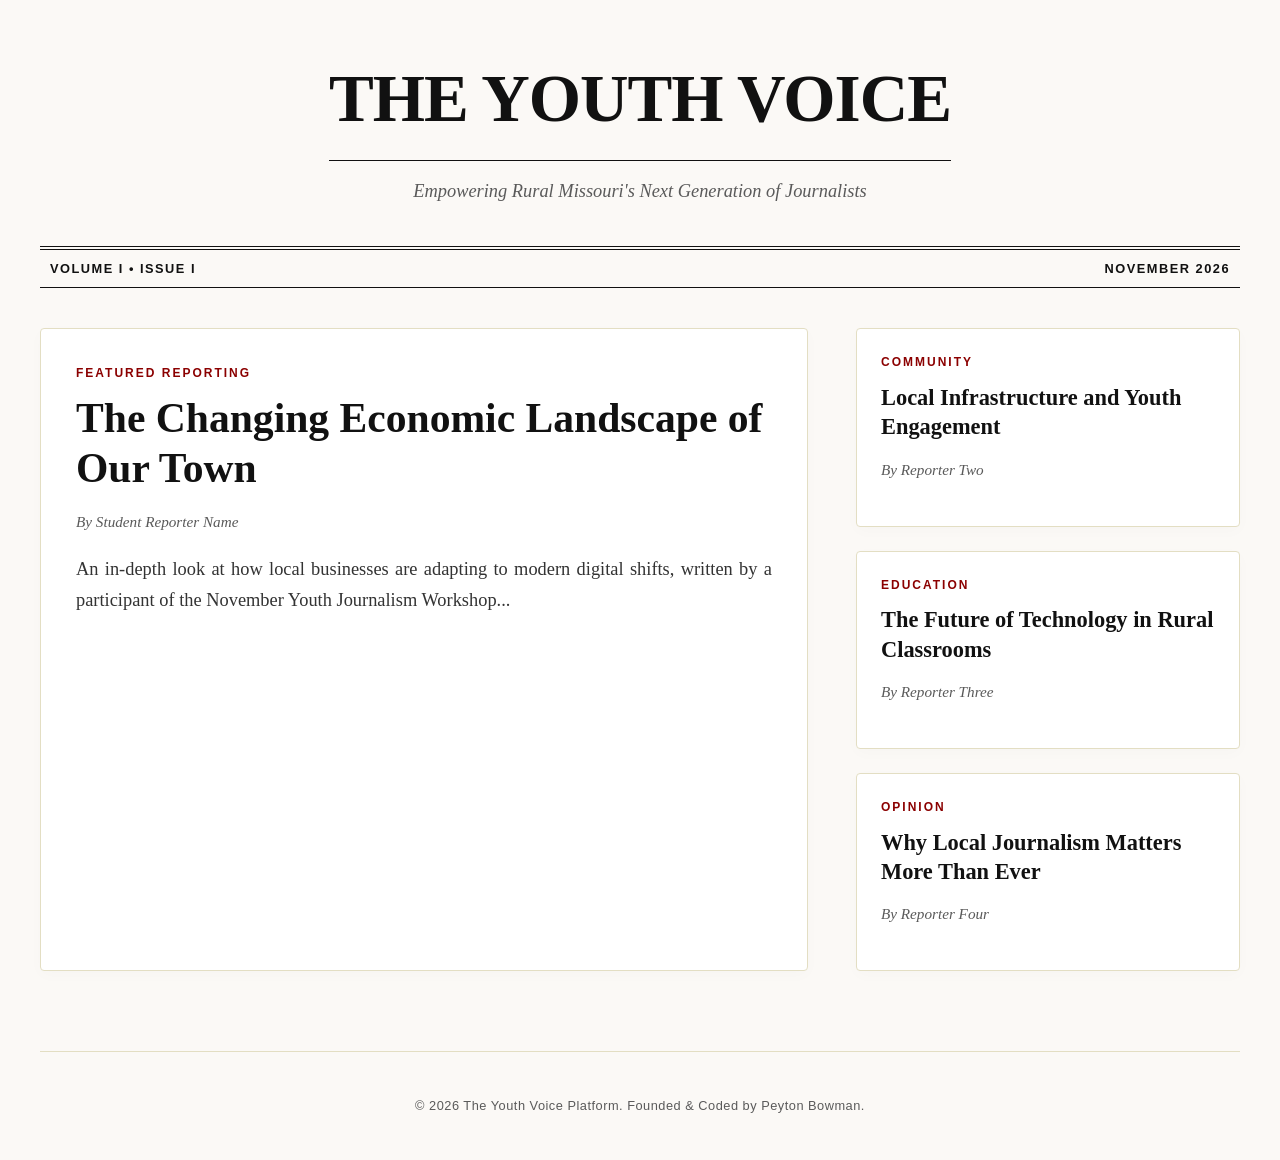
<file: Index.html>
<!DOCTYPE html>
<html lang="en">
<head>
    <meta charset="UTF-8">
    <meta name="viewport" content="width=device-width, initial-scale=1.0">
    <title>The Youth Voice | Journalism Workshop</title>
    <link rel="stylesheet" href="style.css">
</head>
<body>

    <!-- Newspaper Header -->
    <header class="newspaper-header">
        <div class="logo-box">
            <h1>THE YOUTH VOICE</h1>
            <p class="subtitle">Empowering Rural Missouri's Next Generation of Journalists</p>
        </div>
        <div class="meta-bar">
            <span>Volume I • Issue I</span>
            <span class="date">November 2026</span>
        </div>
    </header>

    <!-- Main Content Layout -->
    <main class="main-container">
        
        <!-- Featured Article (Big Story) -->
        <section class="featured-story">
            <div class="category">Featured Reporting</div>
            <h2><a href="articles/article-1.html">The Changing Economic Landscape of Our Town</a></h2>
            <p class="author">By Student Reporter Name</p>
            <p class="preview-text">An in-depth look at how local businesses are adapting to modern digital shifts, written by a participant of the November Youth Journalism Workshop...</p>
        </section>

        <!-- Article Grid (Other Student Stories) -->
        <section class="article-grid">
            
            <div class="grid-card">
                <span class="category">Community</span>
                <h3><a href="#">Local Infrastructure and Youth Engagement</a></h3>
                <p class="author">By Reporter Two</p>
            </div>

            <div class="grid-card">
                <span class="category">Education</span>
                <h3><a href="#">The Future of Technology in Rural Classrooms</a></h3>
                <p class="author">By Reporter Three</p>
            </div>

            <div class="grid-card">
                <span class="category">Opinion</span>
                <h3><a href="#">Why Local Journalism Matters More Than Ever</a></h3>
                <p class="author">By Reporter Four</p>
            </div>

        </section>
    </main>

    <footer>
        <p>© 2026 The Youth Voice Platform. Founded & Coded by Peyton Bowman.</p>
    </footer>

</body>
</html>
</file>
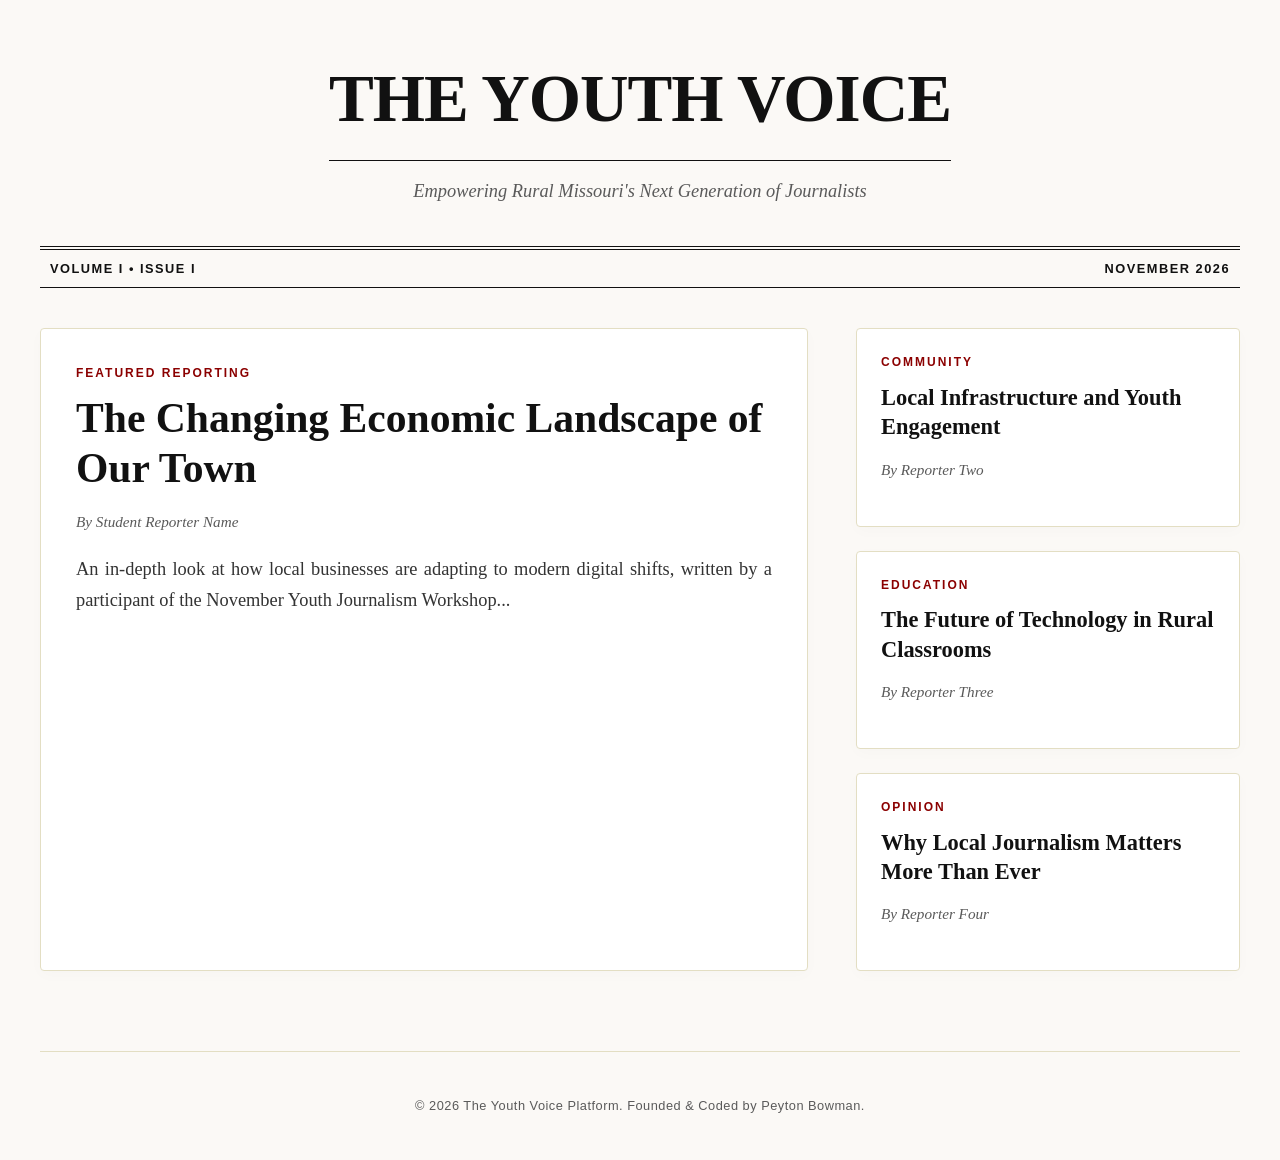
<file: index.html>
<!DOCTYPE html>
<html lang="en">
<head>
    <meta charset="UTF-8">
    <meta name="viewport" content="width=device-width, initial-scale=1.0">
    <title>The Youth Voice | Journalism Workshop</title>
    <link rel="stylesheet" href="style.css">
</head>
<body>

    <!-- Newspaper Header -->
    <header class="newspaper-header">
        <div class="logo-box">
            <h1>THE YOUTH VOICE</h1>
            <p class="subtitle">Empowering Rural Missouri's Next Generation of Journalists</p>
        </div>
        <div class="meta-bar">
            <span>Volume I • Issue I</span>
            <span class="date">November 2026</span>
        </div>
    </header>

    <!-- Main Content Layout -->
    <main class="main-container">
        
        <!-- Featured Article (Big Story) -->
        <section class="featured-story">
            <div class="category">Featured Reporting</div>
            <h2><a href="articles/article-1.html">The Changing Economic Landscape of Our Town</a></h2>
            <p class="author">By Student Reporter Name</p>
            <p class="preview-text">An in-depth look at how local businesses are adapting to modern digital shifts, written by a participant of the November Youth Journalism Workshop...</p>
        </section>

        <!-- Article Grid (Other Student Stories) -->
        <section class="article-grid">
            
            <div class="grid-card">
                <span class="category">Community</span>
                <h3><a href="#">Local Infrastructure and Youth Engagement</a></h3>
                <p class="author">By Reporter Two</p>
            </div>

            <div class="grid-card">
                <span class="category">Education</span>
                <h3><a href="#">The Future of Technology in Rural Classrooms</a></h3>
                <p class="author">By Reporter Three</p>
            </div>

            <div class="grid-card">
                <span class="category">Opinion</span>
                <h3><a href="youth-activism.html">Why Local Journalism Matters More Than Ever</a></h3>
                <p class="author">By Reporter Four</p>
            </div>

        </section>
    </main>

    <footer>
        <p>© 2026 The Youth Voice Platform. Founded & Coded by Peyton Bowman.</p>
    </footer>

</body>
</html>
</file>
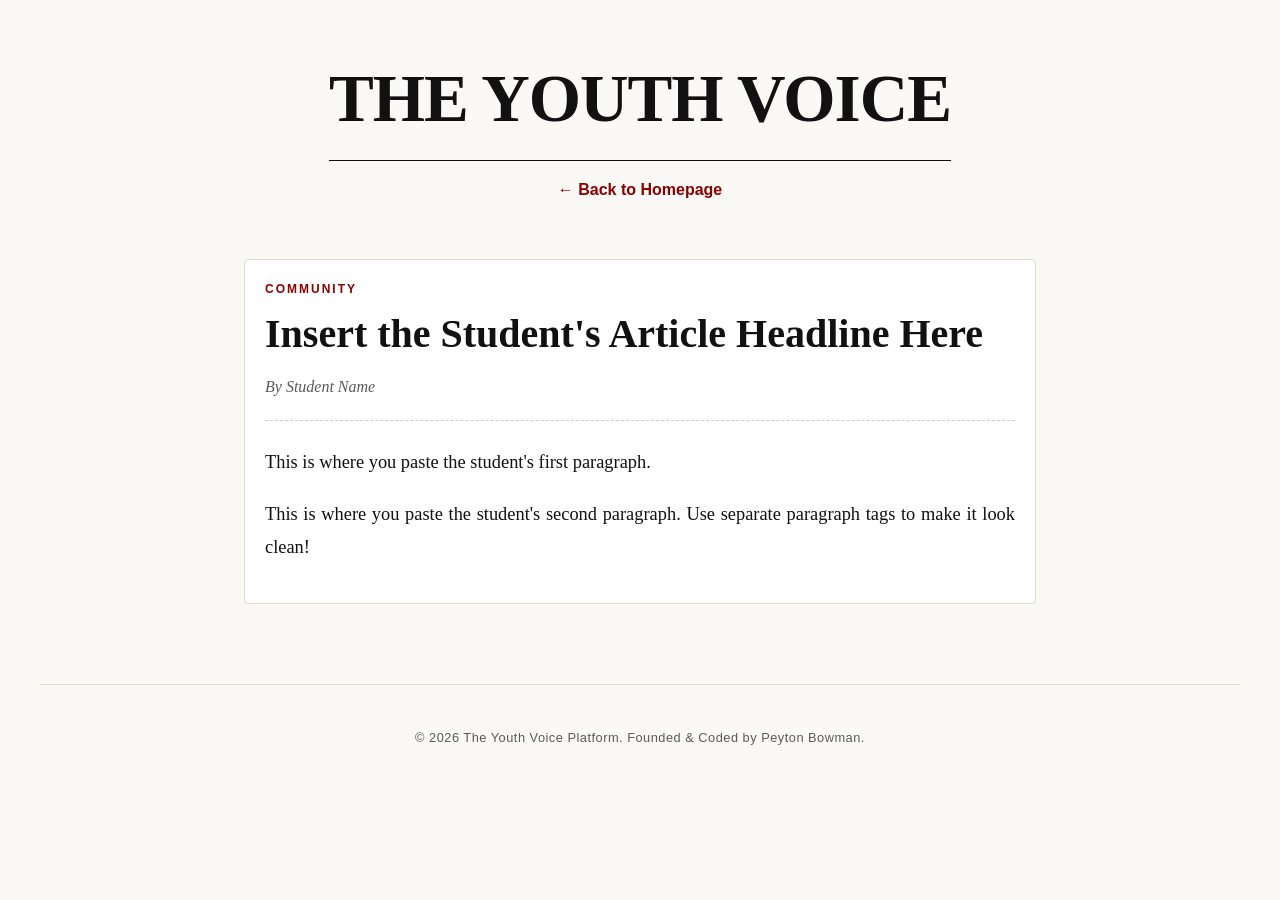
<file: youth-activism.html>
<!DOCTYPE html>
<html lang="en">
<head>
    <meta charset="UTF-8">
    <meta name="viewport" content="width=device-width, initial-scale=1.0">
    <title>Student Article | The Youth Voice</title>
    <!-- This links back to your beautiful design styles -->
    <link rel="stylesheet" href="style.css"> 
</head>
<body>
    <header class="newspaper-header" style="margin-bottom: 20px;">
        <div class="logo-box">
            <h1>THE YOUTH VOICE</h1>
            <p><a href="index.html" style="color: #8b0000; text-decoration: none; font-weight: bold; font-family: Arial;">← Back to Homepage</a></p>
        </div>
    </header>

    <!-- The Article Layout Box -->
    <main style="max-width: 750px; margin: 0 auto; padding: 20px; background: #ffffff; border: 1px solid #e3dec3; border-radius: 4px;">
        <span class="category" style="font-family: Arial; text-transform: uppercase; font-size: 0.75rem; font-weight: bold; color: #8b0000; letter-spacing: 2px;">COMMUNITY</span>
        <h1 style="font-size: 2.5rem; line-height: 1.2; margin: 10px 0 15px 0;">Insert the Student's Article Headline Here</h1>
        <p style="font-style: italic; color: #5a5a5a; margin-bottom: 20px;">By Student Name</p>
        <hr style="border: 0; border-top: 1px dashed #ccc; margin-bottom: 25px;">
        
        <article style="font-size: 1.15rem; line-height: 1.8; text-align: justify;">
            <p>This is where you paste the student's first paragraph.</p>
            <p>This is where you paste the student's second paragraph. Use separate paragraph tags to make it look clean!</p>
        </article>
    </main>

    <footer>
        <p>© 2026 The Youth Voice Platform. Founded & Coded by Peyton Bowman.</p>
    </footer>
</body>
</html>
</file>
<file: style.css>
/* Premium Academic Newspaper Stylesheet */
:root {
    --primary-color: #111111;
    --accent-crimson: #8b0000;
    --bg-cream: #fbf9f6;
    --card-bg: #ffffff;
    --text-muted: #5a5a5a;
    --border-light: #e3dec3;
}

body {
    font-family: 'Georgia', 'Times New Roman', serif;
    background-color: var(--bg-cream);
    color: var(--primary-color);
    margin: 0;
    padding: 24px;
    line-height: 1.65;
    -webkit-font-smoothing: antialiased;
}

/* Header & Masthead */
.newspaper-header {
    max-width: 1200px;
    margin: 0 auto 40px auto;
    text-align: center;
}

.logo-box {
    padding: 20px 0;
}

.logo-box h1 {
    font-size: 4.2rem;
    font-weight: 900;
    margin: 0;
    letter-spacing: -1px;
    font-family: 'Times New Roman', Times, serif;
    text-transform: uppercase;
    border-bottom: 1px solid var(--primary-color);
    display: inline-block;
    padding-bottom: 5px;
}

.subtitle {
    font-style: italic;
    font-size: 1.15rem;
    margin: 15px 0 0 0;
    color: var(--text-muted);
}

.meta-bar {
    display: flex;
    justify-content: space-between;
    font-family: 'Helvetica Neue', Arial, sans-serif;
    font-size: 0.8rem;
    text-transform: uppercase;
    letter-spacing: 1.5px;
    font-weight: 600;
    border-top: 4px double var(--primary-color);
    border-bottom: 1px solid var(--primary-color);
    padding: 8px 10px;
    margin-top: 20px;
}

/* Layout Container */
.main-container {
    max-width: 1200px;
    margin: 0 auto;
    display: grid;
    grid-template-columns: 2fr 1fr;
    gap: 48px;
}

/* Featured Story Area */
.featured-story {
    background: var(--card-bg);
    padding: 35px;
    border: 1px solid var(--border-light);
    border-radius: 4px;
    box-shadow: 0 4px 15px rgba(0,0,0,0.02);
    transition: transform 0.2s ease;
}

.featured-story:hover {
    transform: translateY(-2px);
}

.category {
    font-family: 'Helvetica Neue', Arial, sans-serif;
    text-transform: uppercase;
    font-size: 0.75rem;
    font-weight: 700;
    color: var(--accent-crimson);
    letter-spacing: 2px;
    margin-bottom: 10px;
    display: block;
}

.featured-story h2 {
    font-size: 2.6rem;
    line-height: 1.2;
    margin: 10px 0 15px 0;
    font-weight: 800;
}

.featured-story h2 a {
    color: var(--primary-color);
    text-decoration: none;
    background-image: linear-gradient(rgba(139,0,0,0.6), rgba(139,0,0,0.6));
    background-position: 0% 100%;
    background-repeat: no-repeat;
    background-size: 0% 2px;
    transition: background-size 0.3s ease;
}

.featured-story h2 a:hover {
    background-size: 100% 2px;
}

.author {
    font-style: italic;
    color: var(--text-muted);
    font-size: 0.95rem;
    margin-bottom: 20px;
}

.preview-text {
    font-size: 1.15rem;
    color: #333;
    text-align: justify;
}

/* Secondary Article Sidebar Grid */
.article-grid {
    display: flex;
    flex-direction: column;
    gap: 24px;
}

.grid-card {
    background: var(--card-bg);
    padding: 24px;
    border: 1px solid var(--border-light);
    border-radius: 4px;
    box-shadow: 0 4px 15px rgba(0,0,0,0.02);
    transition: all 0.2s ease;
}

.grid-card:hover {
    transform: translateY(-2px);
    border-color: var(--accent-crimson);
}

.grid-card h3 {
    font-size: 1.4rem;
    line-height: 1.3;
    margin: 8px 0;
    font-weight: 700;
}

.grid-card h3 a {
    color: var(--primary-color);
    text-decoration: none;
    transition: color 0.2s ease;
}

.grid-card h3 a:hover {
    color: var(--accent-crimson);
}

/* Footer Section */
footer {
    max-width: 1200px;
    margin: 80px auto 20px auto;
    text-align: center;
    font-family: 'Helvetica Neue', Arial, sans-serif;
    font-size: 0.8rem;
    color: var(--text-muted);
    border-top: 1px solid var(--border-light);
    padding-top: 30px;
    letter-spacing: 0.5px;
}

/* Mobile & Tablet Optimizations */
@media (max-width: 900px) {
    .main-container {
        grid-template-columns: 1fr;
        gap: 32px;
    }
    .featured-story {
        padding: 24px;
    }
    .logo-box h1 {
        font-size: 2.8rem;
    }
}
</file>
